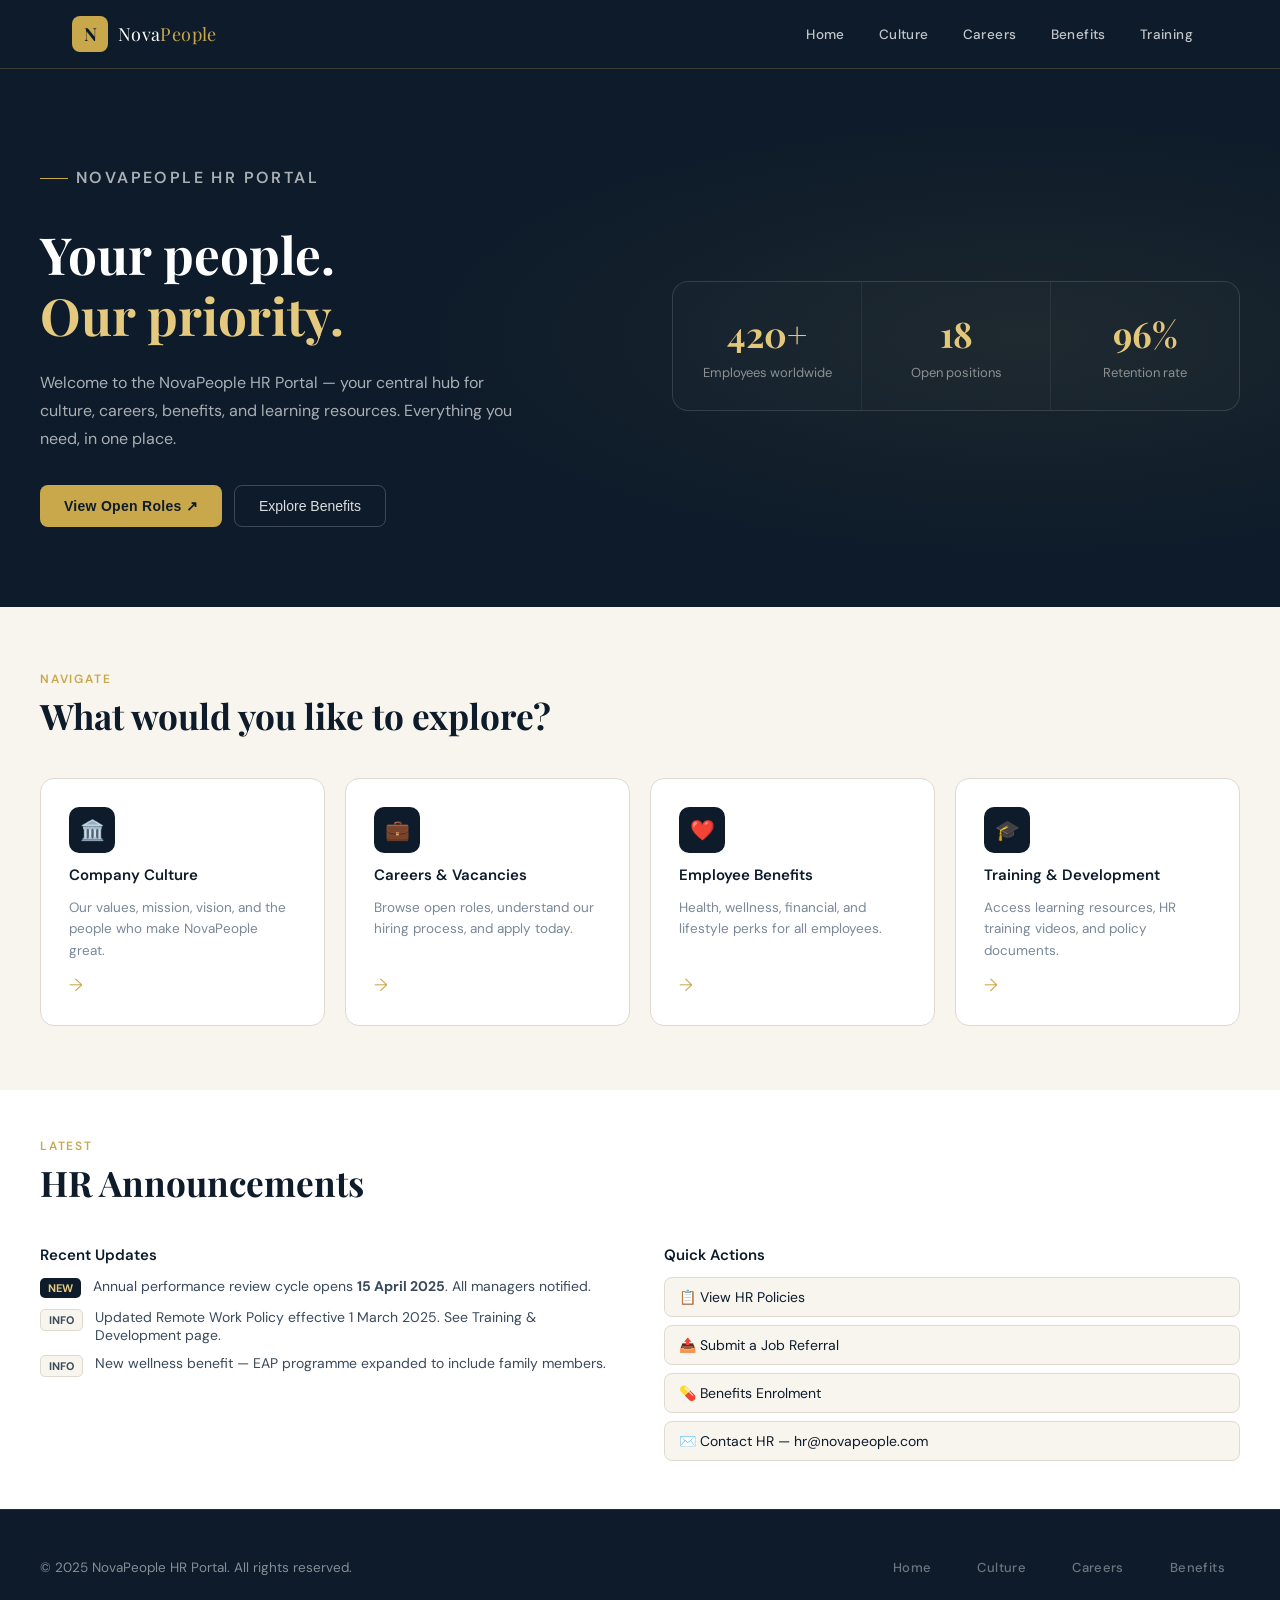
<file: index.html>
<!DOCTYPE html>
<html lang="en">
<head>
  <meta charset="UTF-8" />
  <meta name="viewport" content="width=device-width, initial-scale=1.0" />
  <title>NovaPeople HR Portal</title>
  <link rel="preconnect" href="https://fonts.googleapis.com" />
  <link href="https://fonts.googleapis.com/css2?family=Playfair+Display:wght@400;600;700&family=DM+Sans:wght@300;400;500;600&display=swap" rel="stylesheet" />
  <link rel="stylesheet" href="style.css">
  <style>

  </style>
</head>
<body>

<!-- ═══ HEADER ═══════════════════════════════════════════════════ -->
<header>
  <div class="nav-inner">
    <a class="logo" href="index.html">
      <div class="logo-mark">N</div>
      <span class="logo-text">Nova<span>People</span></span>
    </a>
    <nav id="main-nav">
      <a data-page="home" href="index.html">Home</a>
      <a data-page="culture" href="culture.html">Culture</a>
      <a data-page="careers" href="careers.html">Careers</a>
      <a data-page="benefits" href="Benefits.html">Benefits</a>
      <a data-page="training" href="Training & Development.html">Training</a>
    </nav>
    <button class="hamburger" onclick="toggleMenu()" aria-label="Open menu">
      <span></span><span></span><span></span>
    </button>
  </div>
</header>


<main>

<article id="page-home" class="page active">

  <!-- Hero -->
  <section class="hero">
    <div class="hero-grid">
      <div>
        <p class="hero-eyebrow">NovaPeople HR Portal</p>
        <h1>Your people.<br/><em>Our priority.</em></h1>
        <p>Welcome to the NovaPeople HR Portal — your central hub for culture, careers, benefits, and learning resources. Everything you need, in one place.</p>
        <div class="hero-actions">
          <button class="btn-primary" onclick="showPage('careers')">View Open Roles ↗</button>
          <button class="btn-outline" onclick="showPage('benefits')">Explore Benefits</button>
        </div>
      </div>
      <div>
        <div class="hero-stats">
          <div class="stat-item"><strong>420+</strong><span>Employees worldwide</span></div>
          <div class="stat-item"><strong>18</strong><span>Open positions</span></div>
          <div class="stat-item"><strong>96%</strong><span>Retention rate</span></div>
        </div>
      </div>
    </div>
  </section>

  <!-- Quick Links -->
  <section class="quick-links">
    <div class="quick-links-inner">
      <div class="section-header">
        <p class="section-label">Navigate</p>
        <h2>What would you like to explore?</h2>
      </div>
      <div class="cards-grid">
        <a class="card" onclick="showPage('culture')">
          <div class="card-icon">🏛️</div>
          <h3>Company Culture</h3>
          <p>Our values, mission, vision, and the people who make NovaPeople great.</p>
          <span class="card-arrow">→</span>
        </a>
        <a class="card" onclick="showPage('careers')">
          <div class="card-icon">💼</div>
          <h3>Careers & Vacancies</h3>
          <p>Browse open roles, understand our hiring process, and apply today.</p>
          <span class="card-arrow">→</span>
        </a>
        <a class="card" onclick="showPage('benefits')">
          <div class="card-icon">❤️</div>
          <h3>Employee Benefits</h3>
          <p>Health, wellness, financial, and lifestyle perks for all employees.</p>
          <span class="card-arrow">→</span>
        </a>
        <a class="card" onclick="showPage('training')">
          <div class="card-icon">🎓</div>
          <h3>Training & Development</h3>
          <p>Access learning resources, HR training videos, and policy documents.</p>
          <span class="card-arrow">→</span>
        </a>
      </div>
    </div>
  </section>

  <!-- Announcements -->
  <section class="content-section" style="background:#fff; padding:3rem 2rem;">
    <div class="content-inner">
      <div class="section-header">
        <p class="section-label">Latest</p>
        <h2>HR Announcements</h2>
      </div>
      <div class="two-col">
        <div>
          <h3 style="font-size:15px;font-weight:600;color:var(--navy);margin-bottom:0.75rem;">Recent Updates</h3>
          <ol style="list-style:none;display:flex;flex-direction:column;gap:10px;">
            <li style="display:flex;gap:12px;align-items:flex-start;font-size:14px;">
              <span style="background:var(--navy);color:var(--gold-light);font-size:11px;font-weight:700;padding:3px 8px;border-radius:5px;flex-shrink:0;margin-top:1px;">NEW</span>
              <span style="color:var(--text-mid);">Annual performance review cycle opens <strong>15 April 2025</strong>. All managers notified.</span>
            </li>
            <li style="display:flex;gap:12px;align-items:flex-start;font-size:14px;">
              <span style="background:var(--cream);color:var(--text-mid);font-size:11px;font-weight:700;padding:3px 8px;border-radius:5px;flex-shrink:0;margin-top:1px;border:1px solid var(--border);">INFO</span>
              <span style="color:var(--text-mid);">Updated Remote Work Policy effective 1 March 2025. See Training &amp; Development page.</span>
            </li>
            <li style="display:flex;gap:12px;align-items:flex-start;font-size:14px;">
              <span style="background:var(--cream);color:var(--text-mid);font-size:11px;font-weight:700;padding:3px 8px;border-radius:5px;flex-shrink:0;margin-top:1px;border:1px solid var(--border);">INFO</span>
              <span style="color:var(--text-mid);">New wellness benefit — EAP programme expanded to include family members.</span>
            </li>
          </ol>
        </div>
        <div>
          <h3 style="font-size:15px;font-weight:600;color:var(--navy);margin-bottom:0.75rem;">Quick Actions</h3>
          <ul style="list-style:none;display:flex;flex-direction:column;gap:8px;">
            <li><a onclick="showPage('training')" style="font-size:14px;color:var(--navy);display:flex;align-items:center;gap:8px;cursor:pointer;text-decoration:none;padding:10px 14px;border-radius:8px;background:var(--cream);border:1px solid var(--border);">📋 View HR Policies</a></li>
            <li><a onclick="showPage('careers')" style="font-size:14px;color:var(--navy);display:flex;align-items:center;gap:8px;cursor:pointer;text-decoration:none;padding:10px 14px;border-radius:8px;background:var(--cream);border:1px solid var(--border);">📤 Submit a Job Referral</a></li>
            <li><a onclick="showPage('benefits')" style="font-size:14px;color:var(--navy);display:flex;align-items:center;gap:8px;cursor:pointer;text-decoration:none;padding:10px 14px;border-radius:8px;background:var(--cream);border:1px solid var(--border);">💊 Benefits Enrolment</a></li>
            <li><a href="mailto:hr@novapeople.com" style="font-size:14px;color:var(--navy);display:flex;align-items:center;gap:8px;text-decoration:none;padding:10px 14px;border-radius:8px;background:var(--cream);border:1px solid var(--border);">✉️ Contact HR — hr@novapeople.com</a></li>
          </ul>
        </div>
      </div>
    </div>
  </section>

  <footer>
    <div class="footer-inner">
      <p>© 2025 NovaPeople HR Portal. All rights reserved.</p>
      <nav>
        <a href="index.html">Home</a>
        <a href="culture.html">Culture</a>
        <a href="careers.html">Careers</a>
        <a href="Benefits.html">Benefits</a>
      </nav>
    </div>
  </footer>
</article>

</body>
</html>
</file>
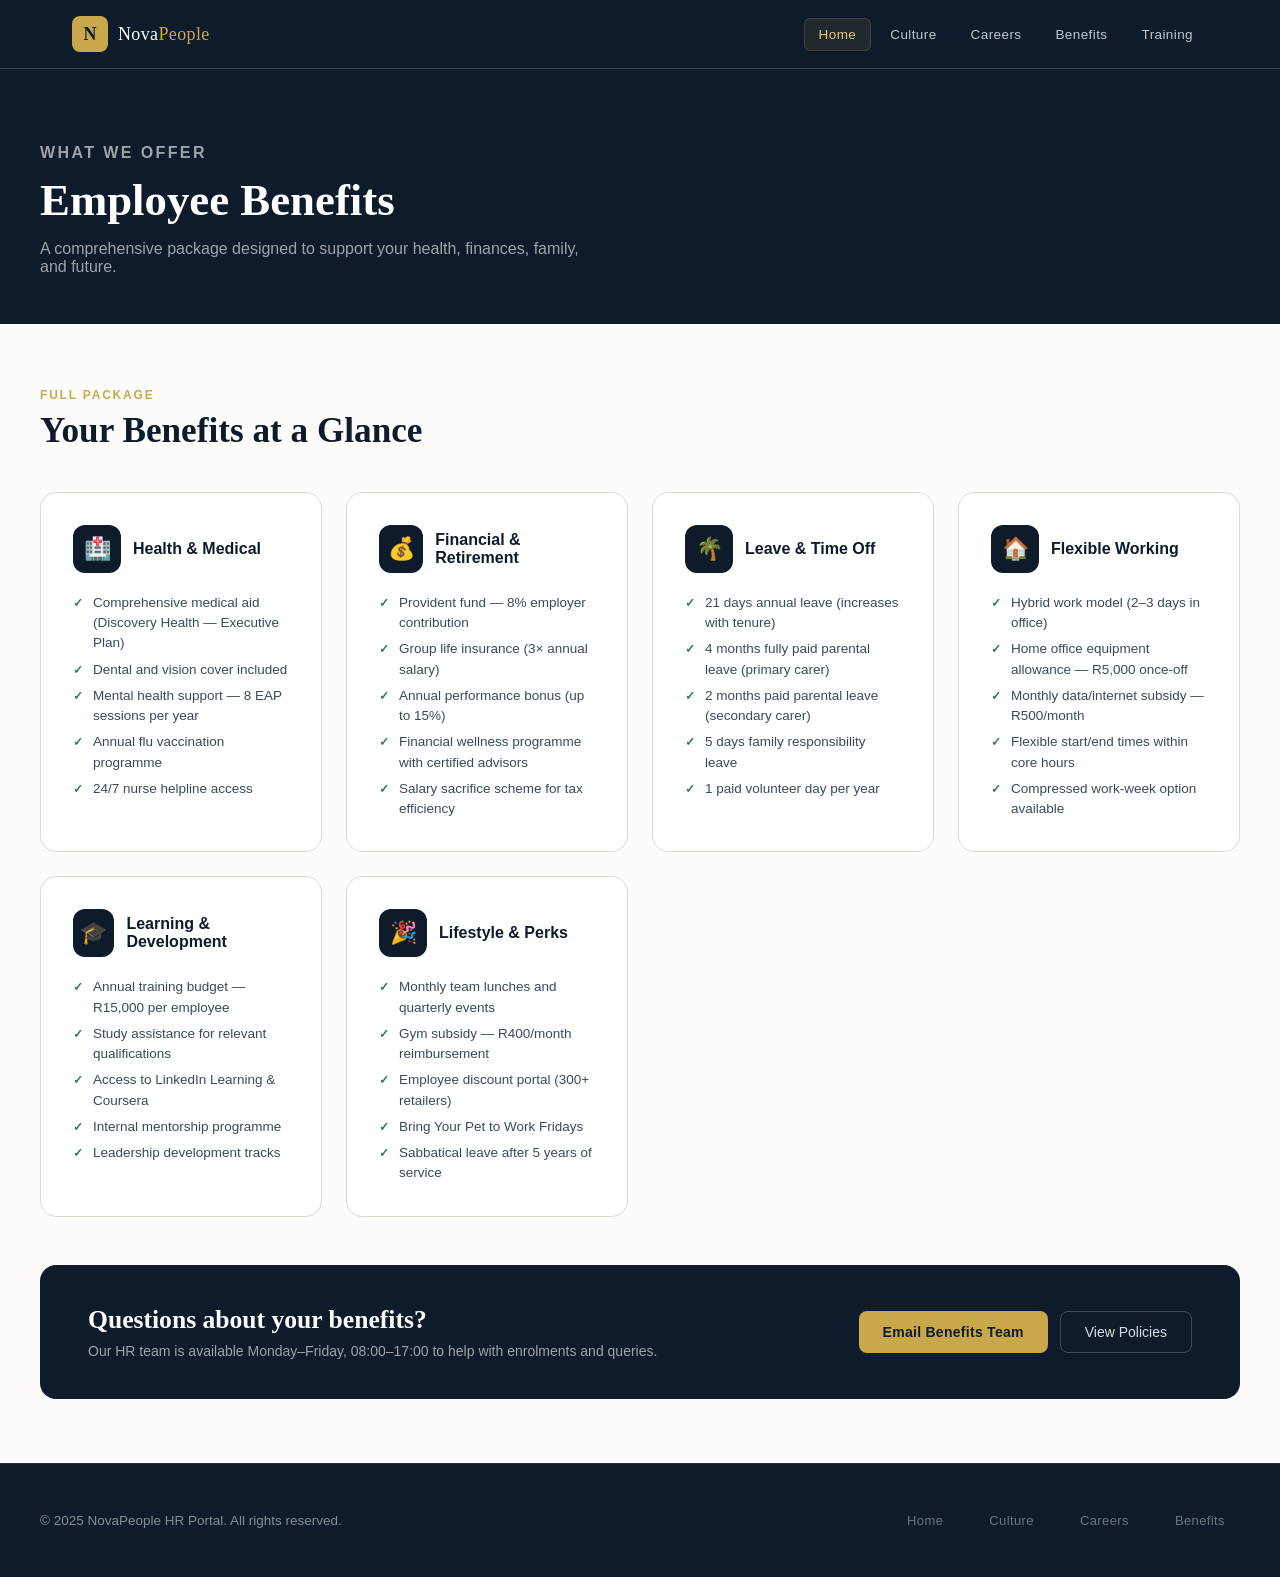
<file: Benefits.html>
<!DOCTYPE html>
<html lang="en">
<head>
    <meta charset="UTF-8">
    <meta name="viewport" content="width=device-width, initial-scale=1.0">
    <link rel="stylesheet" href="style.css">
    <title>Benefits</title>
</head>
<body>
    
    <header>
  <div class="nav-inner">
    <a class="logo" href="#" onclick="showPage('home')">
      <div class="logo-mark">N</div>
      <span class="logo-text">Nova<span>People</span></span>
    </a>
    <nav id="main-nav">
      <a class="active" data-page="home" href="index.html">Home</a>
      <a data-page="culture" href="culture.html">Culture</a>
      <a data-page="careers" href="careers.html">Careers</a>
      <a data-page="benefits" href="Benefits.html">Benefits</a>
      <a data-page="training" href="Training & Development.html">Training</a>
    </nav>
    <button class="hamburger" onclick="toggleMenu()" aria-label="Open menu">
      <span></span><span></span><span></span>
    </button>
  </div>
</header>

<article id="page-benefits" class="page">

  <section class="page-hero">
    <div class="page-hero-inner">
      <p class="page-hero-label">What We Offer</p>
      <h1>Employee Benefits</h1>
      <p>A comprehensive package designed to support your health, finances, family, and future.</p>
    </div>
  </section>

  <section class="content-section">
    <div class="content-inner">
      <div class="section-header">
        <p class="section-label">Full Package</p>
        <h2>Your Benefits at a Glance</h2>
      </div>
      <div class="benefits-grid">

        <div class="benefit-card">
          <div class="benefit-icon-row">
            <div class="benefit-icon">🏥</div>
            <h3>Health & Medical</h3>
          </div>
          <ul>
            <li>Comprehensive medical aid (Discovery Health — Executive Plan)</li>
            <li>Dental and vision cover included</li>
            <li>Mental health support — 8 EAP sessions per year</li>
            <li>Annual flu vaccination programme</li>
            <li>24/7 nurse helpline access</li>
          </ul>
        </div>

        <div class="benefit-card">
          <div class="benefit-icon-row">
            <div class="benefit-icon">💰</div>
            <h3>Financial & Retirement</h3>
          </div>
          <ul>
            <li>Provident fund — 8% employer contribution</li>
            <li>Group life insurance (3× annual salary)</li>
            <li>Annual performance bonus (up to 15%)</li>
            <li>Financial wellness programme with certified advisors</li>
            <li>Salary sacrifice scheme for tax efficiency</li>
          </ul>
        </div>

        <div class="benefit-card">
          <div class="benefit-icon-row">
            <div class="benefit-icon">🌴</div>
            <h3>Leave & Time Off</h3>
          </div>
          <ul>
            <li>21 days annual leave (increases with tenure)</li>
            <li>4 months fully paid parental leave (primary carer)</li>
            <li>2 months paid parental leave (secondary carer)</li>
            <li>5 days family responsibility leave</li>
            <li>1 paid volunteer day per year</li>
          </ul>
        </div>

        <div class="benefit-card">
          <div class="benefit-icon-row">
            <div class="benefit-icon">🏠</div>
            <h3>Flexible Working</h3>
          </div>
          <ul>
            <li>Hybrid work model (2–3 days in office)</li>
            <li>Home office equipment allowance — R5,000 once-off</li>
            <li>Monthly data/internet subsidy — R500/month</li>
            <li>Flexible start/end times within core hours</li>
            <li>Compressed work-week option available</li>
          </ul>
        </div>

        <div class="benefit-card">
          <div class="benefit-icon-row">
            <div class="benefit-icon">🎓</div>
            <h3>Learning & Development</h3>
          </div>
          <ul>
            <li>Annual training budget — R15,000 per employee</li>
            <li>Study assistance for relevant qualifications</li>
            <li>Access to LinkedIn Learning & Coursera</li>
            <li>Internal mentorship programme</li>
            <li>Leadership development tracks</li>
          </ul>
        </div>

        <div class="benefit-card">
          <div class="benefit-icon-row">
            <div class="benefit-icon">🎉</div>
            <h3>Lifestyle & Perks</h3>
          </div>
          <ul>
            <li>Monthly team lunches and quarterly events</li>
            <li>Gym subsidy — R400/month reimbursement</li>
            <li>Employee discount portal (300+ retailers)</li>
            <li>Bring Your Pet to Work Fridays</li>
            <li>Sabbatical leave after 5 years of service</li>
          </ul>
        </div>

      </div>

      <!-- CTA strip -->
      <div class="highlight-strip">
        <div>
          <h2>Questions about your benefits?</h2>
          <p>Our HR team is available Monday–Friday, 08:00–17:00 to help with enrolments and queries.</p>
        </div>
        <div style="display:flex;gap:12px;flex-wrap:wrap;">
          <a href="constarelebohile2@gmail.com" class="btn-primary">Email Benefits Team</a>
          <a onclick="showPage('training')" class="btn-outline">View Policies</a>
        </div>
      </div>

    </div>
  </section>

  <footer>
    <div class="footer-inner">
      <p>© 2025 NovaPeople HR Portal. All rights reserved.</p>
      <nav>
        <a href="index.html">Home</a>
        <a href="culture.html">Culture</a>
        <a href="careers.html">Careers</a>
        <a href="Benefits.html">Benefits</a>
      </nav>
    </div>
  </footer>
</article>

</body>
</html>
</file>
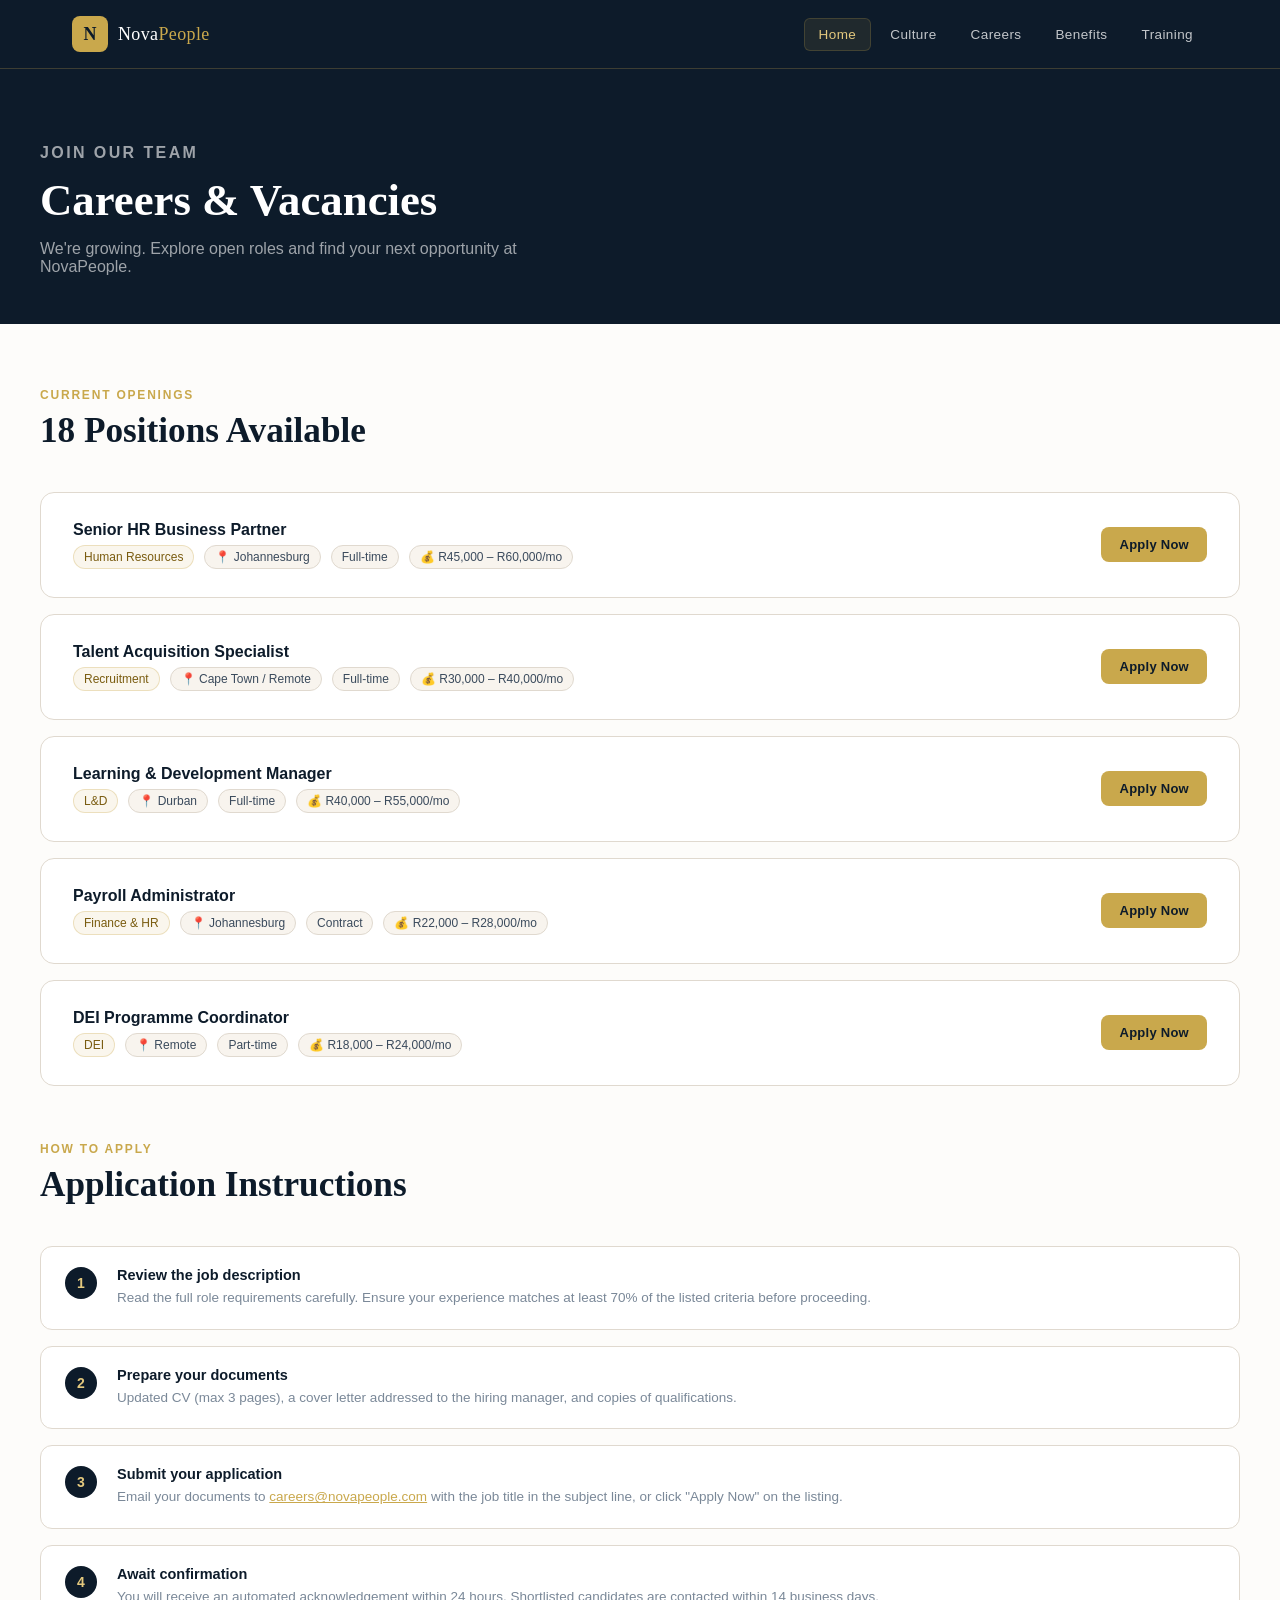
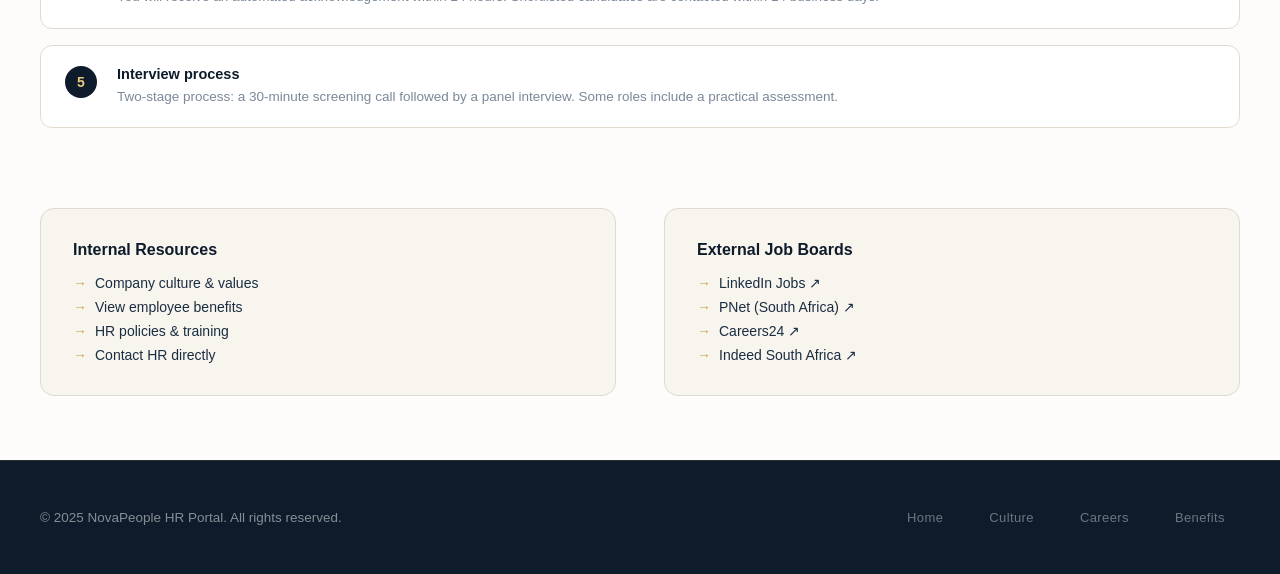
<file: careers.html>
<!DOCTYPE html>
<html lang="en">
<head>
    <meta charset="UTF-8">
    <meta name="viewport" content="width=device-width, initial-scale=1.0">
    <link rel="stylesheet" href="style.css">
    <title>Careers</title>
</head>
<body>

    <header>
  <div class="nav-inner">
    <a class="logo" href="#" onclick="showPage('home')">
      <div class="logo-mark">N</div>
      <span class="logo-text">Nova<span>People</span></span>
    </a>
    <nav id="main-nav">
      <a class="active" data-page="home" href="index.html">Home</a>
      <a data-page="culture" href="culture.html">Culture</a>
      <a data-page="careers" href="careers.html">Careers</a>
      <a data-page="benefits" href="Benefits.html">Benefits</a>
      <a data-page="training" href="Training & Development.html">Training</a>
    </nav>
    <button class="hamburger" onclick="toggleMenu()" aria-label="Open menu">
      <span></span><span></span><span></span>
    </button>
  </div>
</header>

<article id="page-careers" class="page">

  <section class="page-hero">
    <div class="page-hero-inner">
      <p class="page-hero-label">Join Our Team</p>
      <h1>Careers & Vacancies</h1>
      <p>We're growing. Explore open roles and find your next opportunity at NovaPeople.</p>
    </div>
  </section>

  <section class="content-section">
    <div class="content-inner">

      <!-- Job Vacancies — ordered list structure -->
      <div class="section-header">
        <p class="section-label">Current Openings</p>
        <h2>18 Positions Available</h2>
      </div>

      <div class="jobs-list" role="list">
        <div class="job-card" role="listitem">
          <div class="job-info">
            <h3>Senior HR Business Partner</h3>
            <div class="job-meta">
              <span class="job-tag dept">Human Resources</span>
              <span class="job-tag">📍 Johannesburg</span>
              <span class="job-tag">Full-time</span>
              <span class="job-tag">💰 R45,000 – R60,000/mo</span>
            </div>
          </div>
          <div class="job-apply">
            <a href="constarelebohile2@gmail.com" class="btn-primary" style="font-size:13px;padding:10px 18px;">Apply Now</a>
          </div>
        </div>
        <div class="job-card" role="listitem">
          <div class="job-info">
            <h3>Talent Acquisition Specialist</h3>
            <div class="job-meta">
              <span class="job-tag dept">Recruitment</span>
              <span class="job-tag">📍 Cape Town / Remote</span>
              <span class="job-tag">Full-time</span>
              <span class="job-tag">💰 R30,000 – R40,000/mo</span>
            </div>
          </div>
          <div class="job-apply">
            <a href="constarelebohile2@gmail.com" class="btn-primary" style="font-size:13px;padding:10px 18px;">Apply Now</a>
          </div>
        </div>
        <div class="job-card" role="listitem">
          <div class="job-info">
            <h3>Learning & Development Manager</h3>
            <div class="job-meta">
              <span class="job-tag dept">L&D</span>
              <span class="job-tag">📍 Durban</span>
              <span class="job-tag">Full-time</span>
              <span class="job-tag">💰 R40,000 – R55,000/mo</span>
            </div>
          </div>
          <div class="job-apply">
            <a href="constarelebohile2@gmail.com" class="btn-primary" style="font-size:13px;padding:10px 18px;">Apply Now</a>
          </div>
        </div>
        <div class="job-card" role="listitem">
          <div class="job-info">
            <h3>Payroll Administrator</h3>
            <div class="job-meta">
              <span class="job-tag dept">Finance & HR</span>
              <span class="job-tag">📍 Johannesburg</span>
              <span class="job-tag">Contract</span>
              <span class="job-tag">💰 R22,000 – R28,000/mo</span>
            </div>
          </div>
          <div class="job-apply">
            <a href="constarelebohile2@gmail.com" class="btn-primary" style="font-size:13px;padding:10px 18px;">Apply Now</a>
          </div>
        </div>
        <div class="job-card" role="listitem">
          <div class="job-info">
            <h3>DEI Programme Coordinator</h3>
            <div class="job-meta">
              <span class="job-tag dept">DEI</span>
              <span class="job-tag">📍 Remote</span>
              <span class="job-tag">Part-time</span>
              <span class="job-tag">💰 R18,000 – R24,000/mo</span>
            </div>
          </div>
          <div class="job-apply">
            <a href="constarelebohile2@gmail.com" class="btn-primary" style="font-size:13px;padding:10px 18px;">Apply Now</a>
          </div>
        </div>
      </div>

      <!-- Application Instructions — ordered list -->
      <div style="margin-top:3.5rem;">
        <div class="section-header">
          <p class="section-label">How to Apply</p>
          <h2>Application Instructions</h2>
        </div>
        <div class="apply-steps">
          <div class="apply-step">
            <div class="step-num"></div>
            <div>
              <h4>Review the job description</h4>
              <p>Read the full role requirements carefully. Ensure your experience matches at least 70% of the listed criteria before proceeding.</p>
            </div>
          </div>
          <div class="apply-step">
            <div class="step-num"></div>
            <div>
              <h4>Prepare your documents</h4>
              <p>Updated CV (max 3 pages), a cover letter addressed to the hiring manager, and copies of qualifications.</p>
            </div>
          </div>
          <div class="apply-step">
            <div class="step-num"></div>
            <div>
              <h4>Submit your application</h4>
              <p>Email your documents to <a href="constarelebohile2@gmail.com" style="color:var(--gold);">careers@novapeople.com</a> with the job title in the subject line, or click "Apply Now" on the listing.</p>
            </div>
          </div>
          <div class="apply-step">
            <div class="step-num"></div>
            <div>
              <h4>Await confirmation</h4>
              <p>You will receive an automated acknowledgement within 24 hours. Shortlisted candidates are contacted within 14 business days.</p>
            </div>
          </div>
          <div class="apply-step">
            <div class="step-num"></div>
            <div>
              <h4>Interview process</h4>
              <p>Two-stage process: a 30-minute screening call followed by a panel interview. Some roles include a practical assessment.</p>
            </div>
          </div>
        </div>
      </div>

      <!-- Internal + external links -->
      <div class="two-col" style="margin-top:3rem;">
        <div class="links-box">
          <h3>Internal Resources</h3>
          <ul>
            <li><a onclick="showPage('culture')">Company culture & values</a></li>
            <li><a onclick="showPage('benefits')">View employee benefits</a></li>
            <li><a onclick="showPage('training')">HR policies & training</a></li>
            <li><a href="constarelebohile2@gmail.com">Contact HR directly</a></li>
          </ul>
        </div>
        <div class="links-box">
          <h3>External Job Boards</h3>
          <ul>
            <li><a href="https://www.linkedin.com/jobs" target="_blank" rel="noopener">LinkedIn Jobs ↗</a></li>
            <li><a href="https://www.pnet.co.za" target="_blank" rel="noopener">PNet (South Africa) ↗</a></li>
            <li><a href="https://www.careers24.com" target="_blank" rel="noopener">Careers24 ↗</a></li>
            <li><a href="https://www.indeed.co.za" target="_blank" rel="noopener">Indeed South Africa ↗</a></li>
          </ul>
        </div>
      </div>

    </div>
  </section>

  <footer>
    <div class="footer-inner">
      <p>© 2025 NovaPeople HR Portal. All rights reserved.</p>
      <nav>
        <a href="index.html">Home</a>
        <a href="culture.html">Culture</a>
        <a href="careers.html">Careers</a>
        <a href="Benefits.html">Benefits</a>
      </nav>
    </div>
  </footer>
</article>
</body>
</html>
</file>
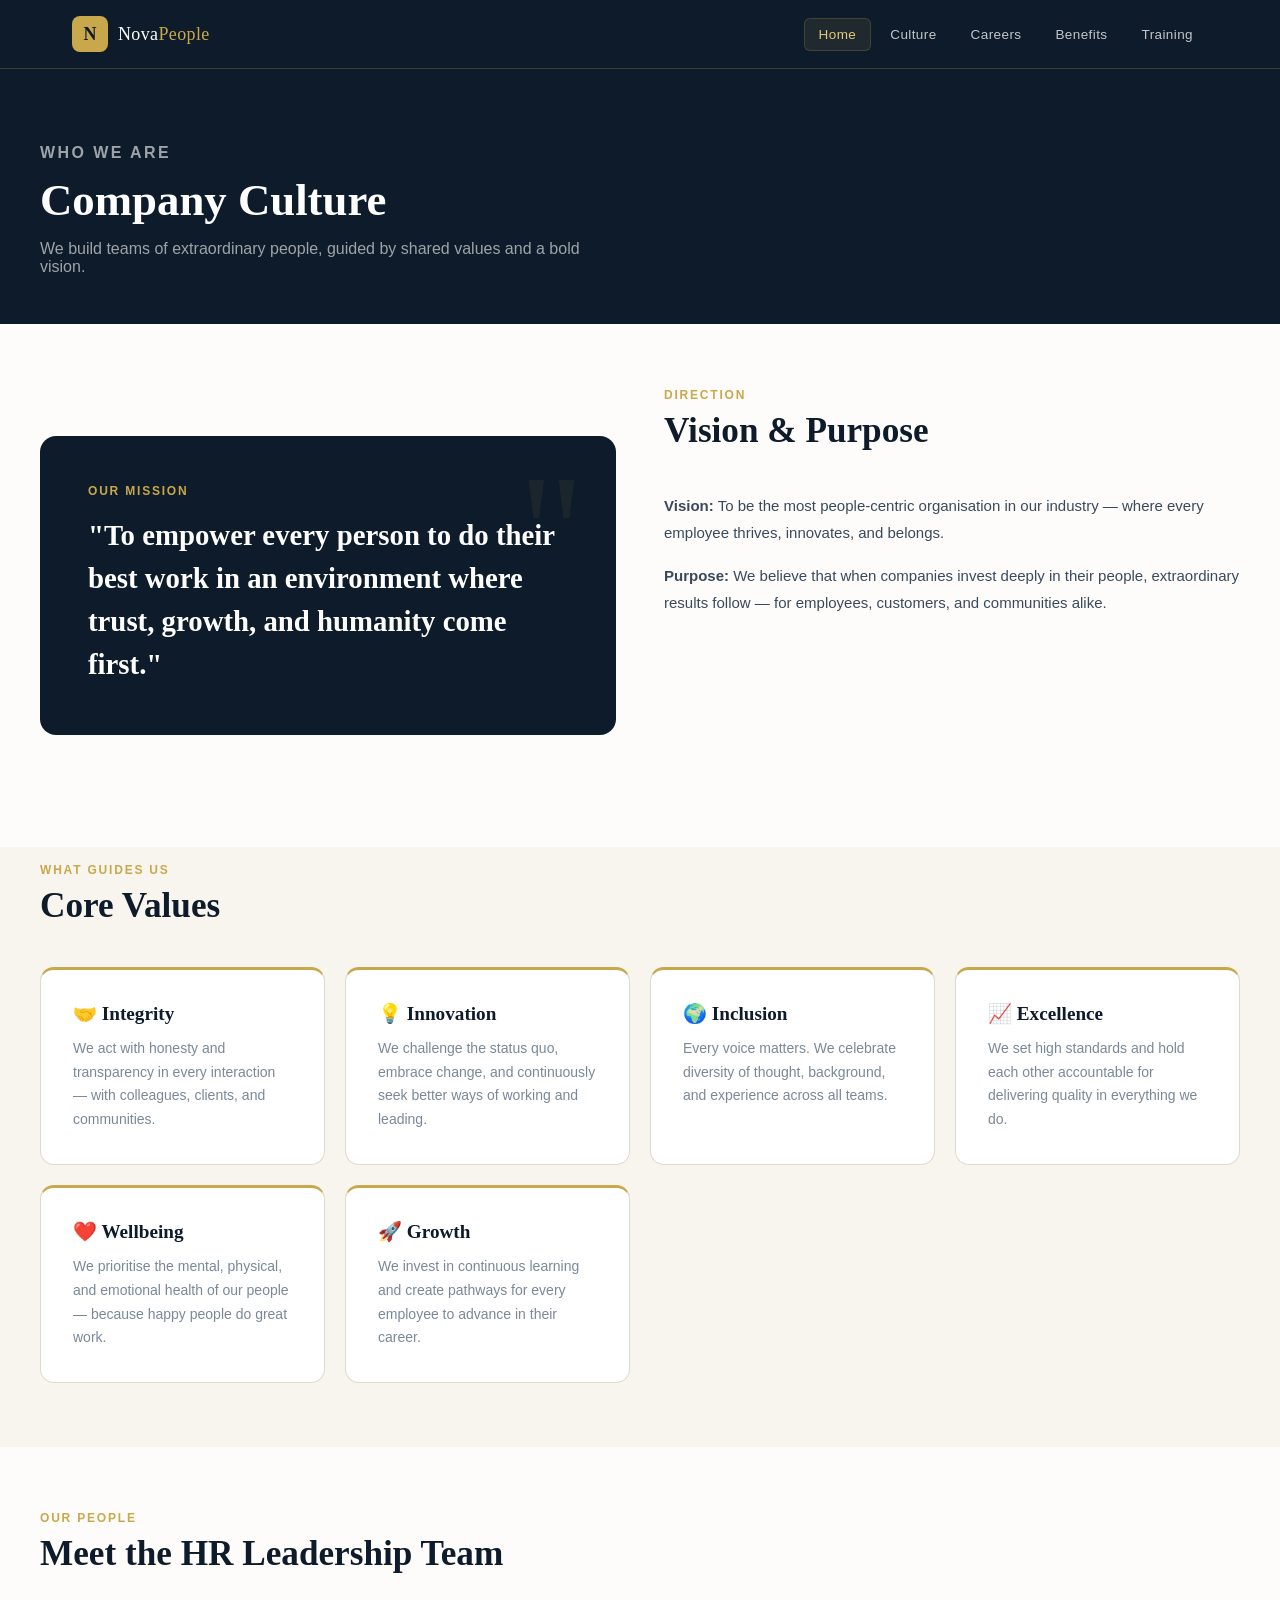
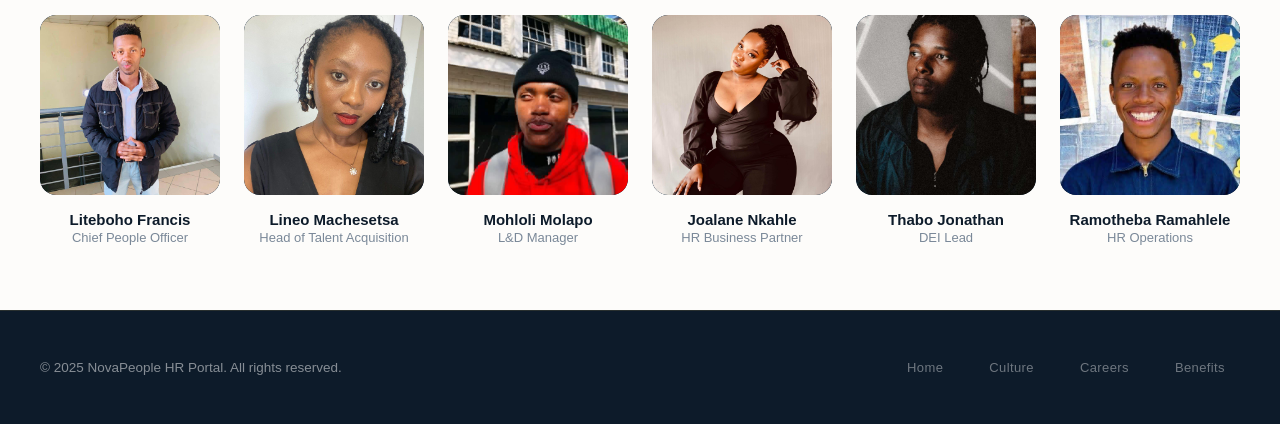
<file: culture.html>
<!DOCTYPE html>
<html lang="en">
<head>
    <meta charset="UTF-8">
    <meta name="viewport" content="width=device-width, initial-scale=1.0">
    <link rel="stylesheet" href="style.css">
    <title>Culture</title>
</head>
<body>

    <header>
  <div class="nav-inner">
    <a class="logo" href="#" onclick="showPage('home')">
      <div class="logo-mark">N</div>
      <span class="logo-text">Nova<span>People</span></span>
    </a>
    <nav id="main-nav">
      <a class="active" data-page="home" href="index.html">Home</a>
      <a data-page="culture" href="culture.html">Culture</a>
      <a data-page="careers" href="careers.html">Careers</a>
      <a data-page="benefits" href="Benefits.html">Benefits</a>
      <a data-page="training" href="Training & Development.html">Training</a>
    </nav>
    <button class="hamburger" onclick="toggleMenu()" aria-label="Open menu">
      <span></span><span></span><span></span>
    </button>
  </div>
</header>

<article id="page-culture" class="page">

  <section class="page-hero">
    <div class="page-hero-inner">
      <p class="page-hero-label">Who We Are</p>
      <h1>Company Culture</h1>
      <p>We build teams of extraordinary people, guided by shared values and a bold vision.</p>
    </div>
  </section>

  <!-- Mission -->
  <section class="content-section">
    <div class="content-inner">
      <div class="two-col">
        <div>
          <div class="mission-banner">
            <p class="label">Our Mission</p>
            <h2>"To empower every person to do their best work in an environment where trust, growth, and humanity come first."</h2>
          </div>
        </div>
        <div>
          <div class="section-header">
            <p class="section-label">Direction</p>
            <h2>Vision & Purpose</h2>
          </div>
          <p style="font-size:15px;color:var(--text-mid);line-height:1.8;margin-bottom:1rem;"><strong>Vision:</strong> To be the most people-centric organisation in our industry — where every employee thrives, innovates, and belongs.</p>
          <p style="font-size:15px;color:var(--text-mid);line-height:1.8;"><strong>Purpose:</strong> We believe that when companies invest deeply in their people, extraordinary results follow — for employees, customers, and communities alike.</p>
        </div>
      </div>
    </div>
  </section>

  <!-- Values -->
  <section class="content-section" style="background:var(--cream);padding-top:1rem;">
    <div class="content-inner">
      <div class="section-header">
        <p class="section-label">What Guides Us</p>
        <h2>Core Values</h2>
      </div>
      <div class="values-grid">
        <div class="value-card">
          <h3>🤝 Integrity</h3>
          <p>We act with honesty and transparency in every interaction — with colleagues, clients, and communities.</p>
        </div>
        <div class="value-card">
          <h3>💡 Innovation</h3>
          <p>We challenge the status quo, embrace change, and continuously seek better ways of working and leading.</p>
        </div>
        <div class="value-card">
          <h3>🌍 Inclusion</h3>
          <p>Every voice matters. We celebrate diversity of thought, background, and experience across all teams.</p>
        </div>
        <div class="value-card">
          <h3>📈 Excellence</h3>
          <p>We set high standards and hold each other accountable for delivering quality in everything we do.</p>
        </div>
        <div class="value-card">
          <h3>❤️ Wellbeing</h3>
          <p>We prioritise the mental, physical, and emotional health of our people — because happy people do great work.</p>
        </div>
        <div class="value-card">
          <h3>🚀 Growth</h3>
          <p>We invest in continuous learning and create pathways for every employee to advance in their career.</p>
        </div>
      </div>
    </div>
  </section>

  <!-- Team -->
<section class="content-section">
  <div class="content-inner">
    <div class="section-header">
      <p class="section-label">Our People</p>
      <h2>Meet the HR Leadership Team</h2>
    </div>
    <div class="team-grid">
      
      <div class="team-card">
        <div class="team-avatar">
          <img src="pictures/Liteboho Fransis.jpeg" alt="Photo of Liteboho Francis, Chief People Officer">
        </div>
        <h4>Liteboho Francis</h4>
        <span>Chief People Officer</span>
      </div>

      <div class="team-card">
        <div class="team-avatar">
          <img src="pictures/Lineo Machesetsa.jpg" alt="Photo of Lineo Machesetsa, Head of Talent Acquisition">
        </div>
        <h4>Lineo Machesetsa</h4>
        <span>Head of Talent Acquisition</span>
      </div>

      <div class="team-card">
        <div class="team-avatar">
          <img src="pictures/Mohloli Molapo.jpeg" alt="Photo of Mohloli Molapo, L&D Manager">
        </div>
        <h4>Mohloli Molapo</h4>
        <span>L&D Manager</span>
      </div>

      <div class="team-card">
        <div class="team-avatar">
          <img src="pictures/Joalane Nkahle.jpeg" alt="Photo of Joalane Nkahle, HR Business Partner">
        </div>
        <h4>Joalane Nkahle</h4>
        <span>HR Business Partner</span>
      </div>

      <div class="team-card">
        <div class="team-avatar">
          <img src="pictures/Thabo Jonathan.jpg" alt="Photo of Thabo Jonathan, DEI Lead">
        </div>
        <h4>Thabo Jonathan</h4>
        <span>DEI Lead</span>
      </div>

      <div class="team-card">
        <div class="team-avatar">
          <img src="pictures/Ramotheba Ramahlele.jpeg" alt="Photo of Ramotheba Ramahlele, HR Operations">
        </div>
        <h4>Ramotheba Ramahlele</h4>
        <span>HR Operations</span>
      </div>

    </div>
  </div>
</section>

  <footer>
    <div class="footer-inner">
      <p>© 2025 NovaPeople HR Portal. All rights reserved.</p>
      <nav>
        <a href="index.html">Home</a>
        <a href="culture.html">Culture</a>
        <a href="careers.html">Careers</a>
        <a href="Benefits.html">Benefits</a>
      </nav>
    </div>
  </footer>
</article>
</body>
</html>
</file>
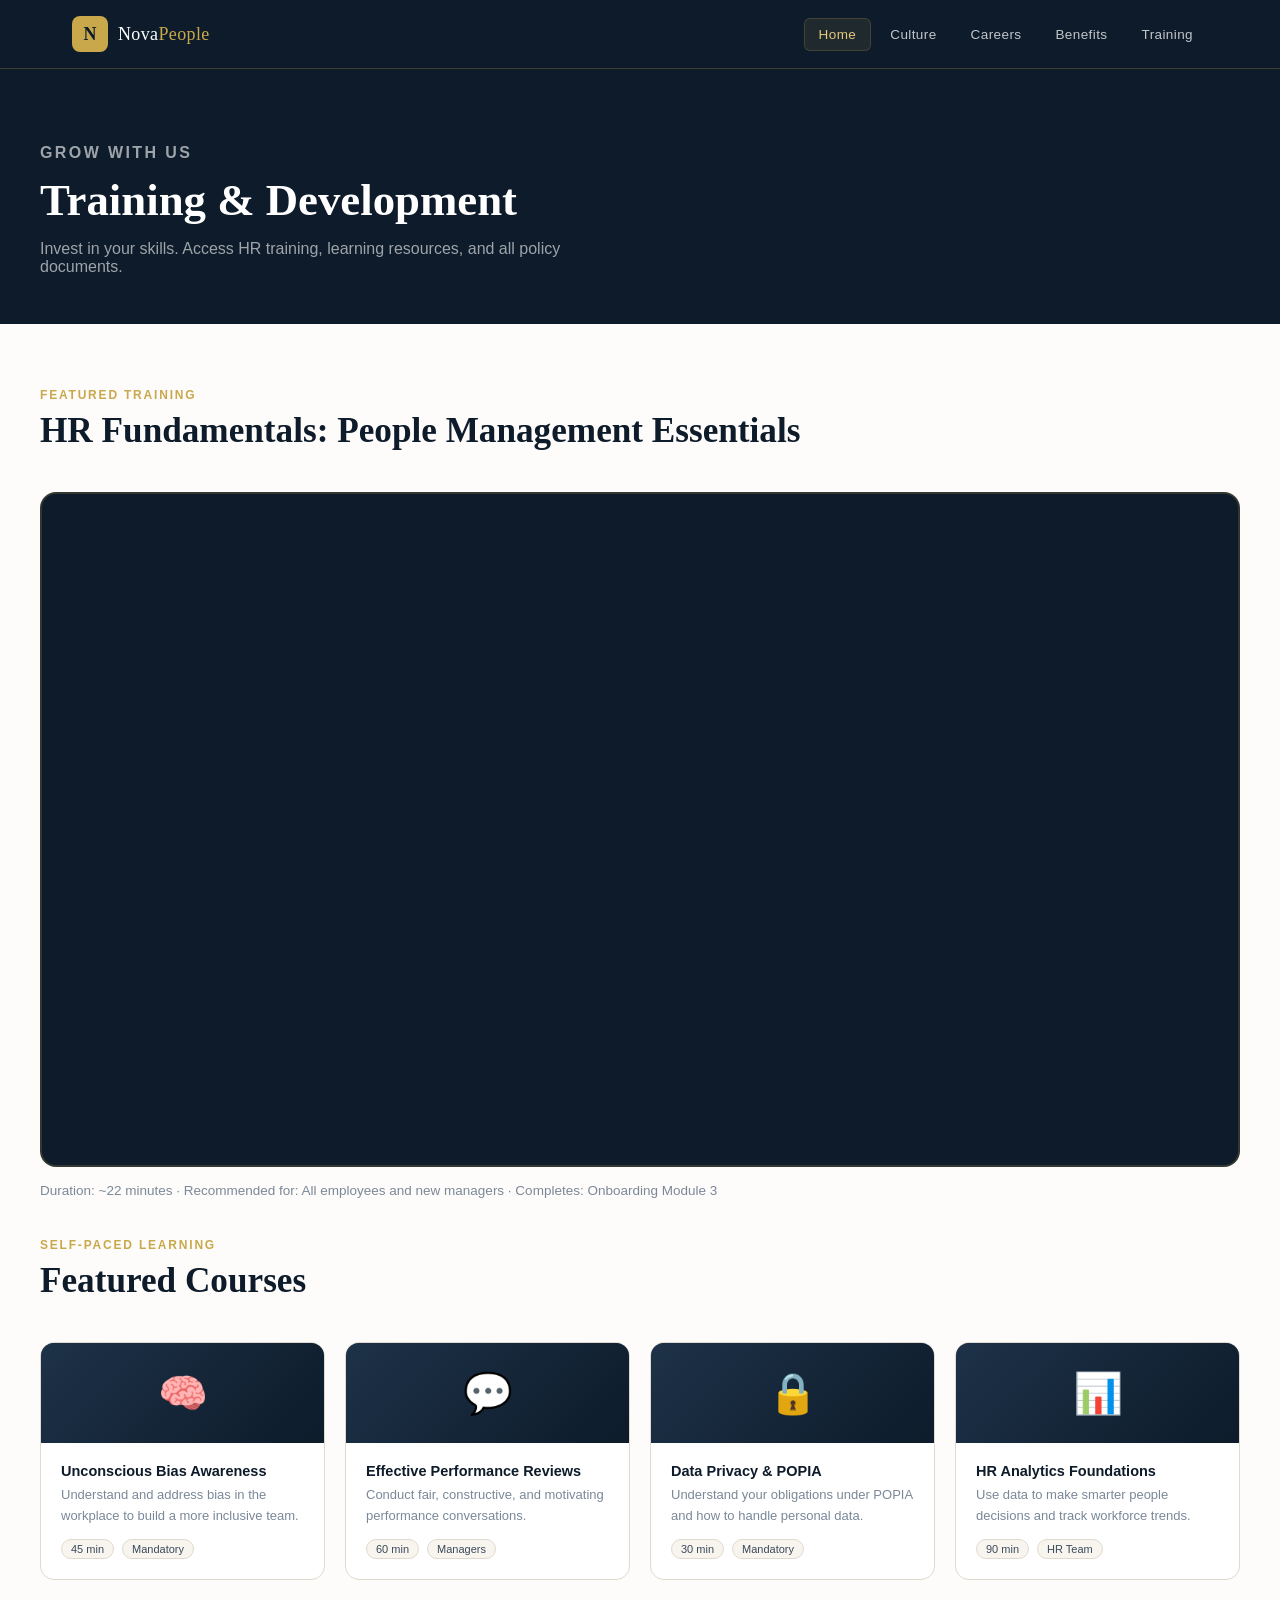
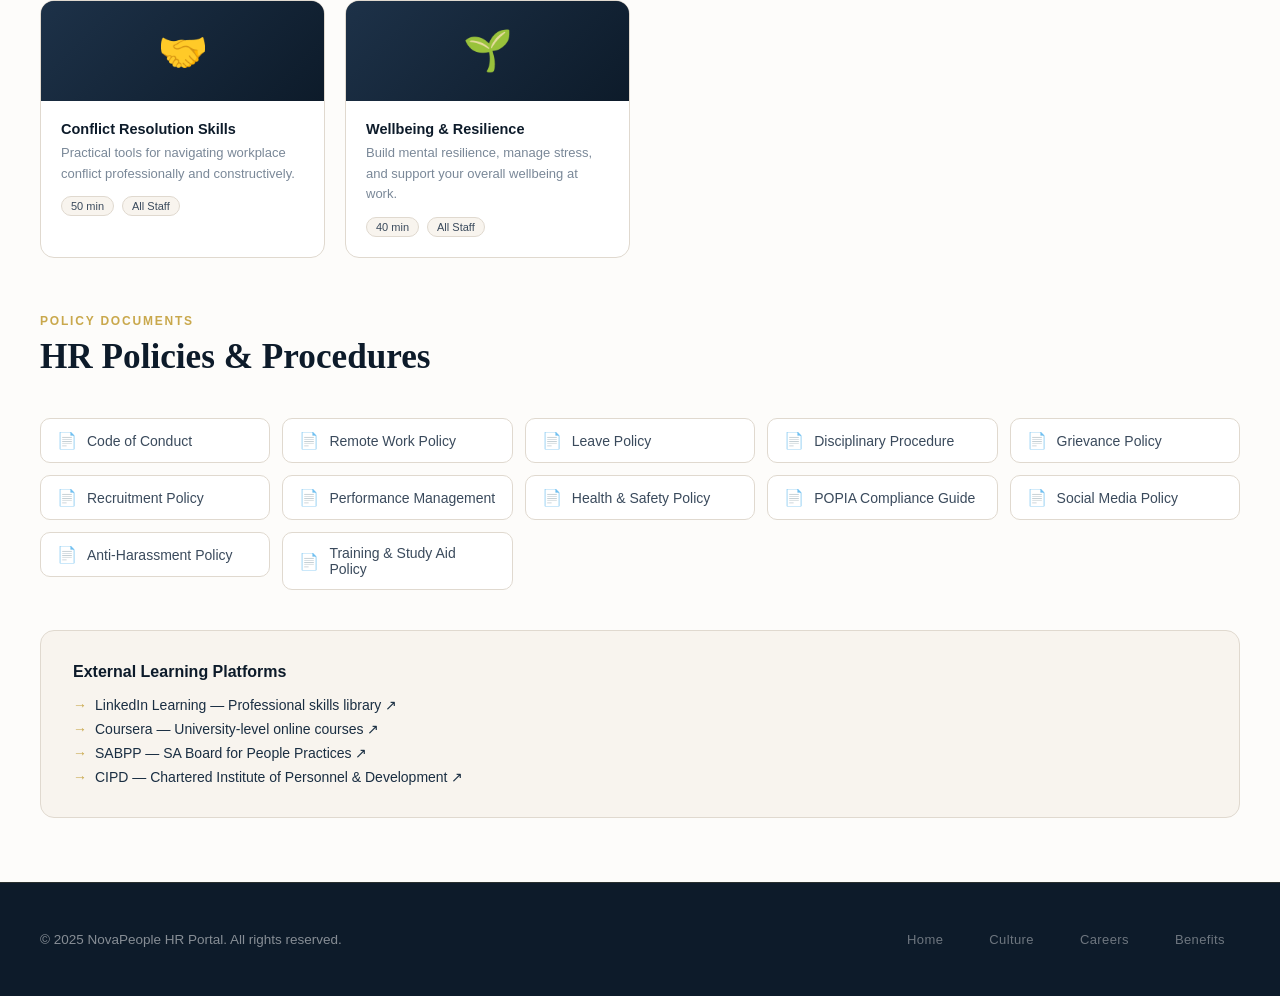
<file: Training & Development.html>
<!DOCTYPE html>
<html lang="en">
<head>
    <meta charset="UTF-8">
    <meta name="viewport" content="width=device-width, initial-scale=1.0">
    <link rel="stylesheet" href="style.css">
    <title>Training</title>
</head>
<body>

<header>
  <div class="nav-inner">
    <a class="logo" href="#" onclick="showPage('home')">
      <div class="logo-mark">N</div>
      <span class="logo-text">Nova<span>People</span></span>
    </a>
    <nav id="main-nav">
      <a class="active" data-page="home" href="index.html">Home</a>
      <a data-page="culture" href="culture.html">Culture</a>
      <a data-page="careers" href="careers.html">Careers</a>
      <a data-page="benefits" href="Benefits.html">Benefits</a>
      <a data-page="training" href="Training & Development.html">Training</a>
    </nav>
    <button class="hamburger" onclick="toggleMenu()" aria-label="Open menu">
      <span></span><span></span><span></span>
    </button>
  </div>
</header>
    
<article id="page-training" class="page">

  <section class="page-hero">
    <div class="page-hero-inner">
      <p class="page-hero-label">Grow With Us</p>
      <h1>Training & Development</h1>
      <p>Invest in your skills. Access HR training, learning resources, and all policy documents.</p>
    </div>
  </section>

  <section class="content-section">
    <div class="content-inner">

      <!-- Embedded Training Video -->
      <div class="section-header">
        <p class="section-label">Featured Training</p>
        <h2>HR Fundamentals: People Management Essentials</h2>
      </div>
<div class="video-wrapper">
  <iframe
    src="https://www.youtube.com/embed/kQ2ox4ZOHnI"
    title="HR Training Video — People Management Essentials"
    frameborder="0"
    allow="accelerometer; autoplay; clipboard-write; encrypted-media; gyroscope; picture-in-picture; web-share"
    allowfullscreen>
  </iframe>
</div>


      <p style="font-size:13.5px;color:var(--text-muted);margin-top:-1rem;margin-bottom:2.5rem;">Duration: ~22 minutes · Recommended for: All employees and new managers · Completes: Onboarding Module 3</p>

      <!-- Learning Resources -->
      <div class="section-header">
        <p class="section-label">Self-Paced Learning</p>
        <h2>Featured Courses</h2>
      </div>
      <div class="learning-grid">
        <div class="course-card">
          <div class="course-thumb"><span>🧠</span></div>
          <div class="course-body">
            <h4>Unconscious Bias Awareness</h4>
            <p>Understand and address bias in the workplace to build a more inclusive team.</p>
            <div class="course-meta">
              <span class="course-tag">45 min</span>
              <span class="course-tag">Mandatory</span>
            </div>
          </div>
        </div>
        <div class="course-card">
          <div class="course-thumb"><span>💬</span></div>
          <div class="course-body">
            <h4>Effective Performance Reviews</h4>
            <p>Conduct fair, constructive, and motivating performance conversations.</p>
            <div class="course-meta">
              <span class="course-tag">60 min</span>
              <span class="course-tag">Managers</span>
            </div>
          </div>
        </div>
        <div class="course-card">
          <div class="course-thumb"><span>🔒</span></div>
          <div class="course-body">
            <h4>Data Privacy & POPIA</h4>
            <p>Understand your obligations under POPIA and how to handle personal data.</p>
            <div class="course-meta">
              <span class="course-tag">30 min</span>
              <span class="course-tag">Mandatory</span>
            </div>
          </div>
        </div>
        <div class="course-card">
          <div class="course-thumb"><span>📊</span></div>
          <div class="course-body">
            <h4>HR Analytics Foundations</h4>
            <p>Use data to make smarter people decisions and track workforce trends.</p>
            <div class="course-meta">
              <span class="course-tag">90 min</span>
              <span class="course-tag">HR Team</span>
            </div>
          </div>
        </div>
        <div class="course-card">
          <div class="course-thumb"><span>🤝</span></div>
          <div class="course-body">
            <h4>Conflict Resolution Skills</h4>
            <p>Practical tools for navigating workplace conflict professionally and constructively.</p>
            <div class="course-meta">
              <span class="course-tag">50 min</span>
              <span class="course-tag">All Staff</span>
            </div>
          </div>
        </div>
        <div class="course-card">
          <div class="course-thumb"><span>🌱</span></div>
          <div class="course-body">
            <h4>Wellbeing & Resilience</h4>
            <p>Build mental resilience, manage stress, and support your overall wellbeing at work.</p>
            <div class="course-meta">
              <span class="course-tag">40 min</span>
              <span class="course-tag">All Staff</span>
            </div>
          </div>
        </div>
      </div>

      <!-- Internal Policy Links -->
      <div style="margin-top:3.5rem;">
        <div class="section-header">
          <p class="section-label">Policy Documents</p>
          <h2>HR Policies & Procedures</h2>
        </div>
        <ul class="policy-list">
          <li><a href="#" onclick="return false;">Code of Conduct</a></li>
          <li><a href="#" onclick="return false;">Remote Work Policy</a></li>
          <li><a href="#" onclick="return false;">Leave Policy</a></li>
          <li><a href="#" onclick="return false;">Disciplinary Procedure</a></li>
          <li><a href="#" onclick="return false;">Grievance Policy</a></li>
          <li><a href="#" onclick="return false;">Recruitment Policy</a></li>
          <li><a href="#" onclick="return false;">Performance Management</a></li>
          <li><a href="#" onclick="return false;">Health & Safety Policy</a></li>
          <li><a href="#" onclick="return false;">POPIA Compliance Guide</a></li>
          <li><a href="#" onclick="return false;">Social Media Policy</a></li>
          <li><a href="#" onclick="return false;">Anti-Harassment Policy</a></li>
          <li><a href="#" onclick="return false;">Training & Study Aid Policy</a></li>
        </ul>
      </div>

      <!-- External Learning Links -->
      <div class="links-box" style="margin-top:2.5rem;">
        <h3>External Learning Platforms</h3>
        <ul>
          <li><a href="https://www.linkedin.com/learning" target="_blank" rel="noopener">LinkedIn Learning — Professional skills library ↗</a></li>
          <li><a href="https://www.coursera.org" target="_blank" rel="noopener">Coursera — University-level online courses ↗</a></li>
          <li><a href="https://www.sabpp.co.za" target="_blank" rel="noopener">SABPP — SA Board for People Practices ↗</a></li>
          <li><a href="https://www.cipd.org" target="_blank" rel="noopener">CIPD — Chartered Institute of Personnel & Development ↗</a></li>
        </ul>
      </div>

    </div>
  </section>

  <footer>
    <div class="footer-inner">
      <p>© 2025 NovaPeople HR Portal. All rights reserved.</p>
      <nav>
        <a href="index.html">Home</a>
        <a href="culture.html">Culture</a>
        <a href="careers.html">Careers</a>
        <a href="Benefits.html">Benefits</a>
      </nav>
    </div>
  </footer>
</article>

</main>

</body>
</html>
</file>
<file: style.css>
:root {
      --navy: #0d1b2a;
      --navy-mid: #1a2e42;
      --navy-light: #243b55;
      --gold: #c9a84c;
      --gold-light: #e4c97e;
      --cream: #f8f4ee;
      --off-white: #fdfcfa;
      --text-dark: #0d1b2a;
      --text-mid: #3a4a5c;
      --text-muted: #7a8898;
      --border: #e0d9cf;
      --success: #2a7a5a;
      --font-display: 'Playfair Display', serif;
      --font-body: 'DM Sans', sans-serif;
      --transition: all 0.3s cubic-bezier(0.4, 0, 0.2, 1);
    }

    *, *::before, *::after { box-sizing: border-box; margin: 0; padding: 0; }

    html { scroll-behavior: smooth; }

    body {
      font-family: var(--font-body);
      background: var(--off-white);
      color: var(--text-dark);
      min-height: 100vh;
      overflow-x: hidden;
    }

    /* ─── NAV ─────────────────────────────────── */
    header {
      position: fixed; top: 0; left: 0; right: 0; z-index: 100;
      background: var(--navy);
      border-bottom: 1px solid rgba(201,168,76,0.25);
    }

    .nav-inner {
      max-width: 1200px; margin: 0 auto;
      display: flex; align-items: center; justify-content: space-between;
      padding: 0 2rem; height: 68px;
    }

    .logo {
      display: flex; align-items: center; gap: 10px; text-decoration: none;
    }
    .logo-mark {
      width: 36px; height: 36px; background: var(--gold);
      border-radius: 8px;
      display: flex; align-items: center; justify-content: center;
      font-family: var(--font-display); font-weight: 700; font-size: 18px;
      color: var(--navy);
    }
    .logo-text {
      font-family: var(--font-display); font-size: 18px;
      color: #fff; letter-spacing: 0.02em;
    }
    .logo-text span { color: var(--gold); }

    nav { display: flex; gap: 4px; }

    nav a {
  font-size: 13.5px;
  font-weight: 500;
  letter-spacing: 0.03em;
  color: rgba(255,255,255,0.75);
  text-decoration: none;
  padding: 8px 14px;
  border-radius: 6px;
  transition: var(--transition);
  border: 1px solid transparent;
  cursor: pointer;
}

/* Apply hover styles AND keep them on active links */
nav a:hover,
nav a.active {
  color: var(--gold-light);
  background: rgba(201,168,76,0.1);
  border-color: rgba(201,168,76,0.2);
}

    .hamburger {
      display: none; background: none; border: none; cursor: pointer;
      padding: 8px; color: #fff; flex-direction: column; gap: 5px;
    }
    .hamburger span { display: block; width: 22px; height: 2px; background: currentColor; border-radius: 2px; }

    /* ─── PAGES ───────────────────────────────── */
.page { display: block; min-height: 100vh; padding-top: 68px; animation: fadeIn 0.4s ease; }

    @keyframes fadeIn { from { opacity: 0; transform: translateY(12px); } to { opacity: 1; transform: none; } }

    /* ─── HERO (Home) ──────────────────────────── */
    .hero {
      background: var(--navy);
      padding: 6rem 2rem 5rem;
      position: relative; overflow: hidden;
    }
    .hero::before {
      content: '';
      position: absolute; inset: 0;
      background: radial-gradient(ellipse 70% 60% at 80% 50%, rgba(201,168,76,0.08) 0%, transparent 70%);
      pointer-events: none;
    }
    .hero-grid {
      max-width: 1200px; margin: 0 auto;
      display: grid; grid-template-columns: 1fr 1fr; gap: 4rem; align-items: center;
    }
    .hero-eyebrow {
      font-size: 12px; font-weight: 600; letter-spacing: 0.15em;
      color: var(--gold); text-transform: uppercase; margin-bottom: 1rem;
      display: flex; align-items: center; gap: 8px;
    }
    .hero-eyebrow::before {
      content: ''; display: block; width: 28px; height: 1px; background: var(--gold);
    }
    .hero h1 {
      font-family: var(--font-display); font-size: clamp(2.2rem, 4vw, 3.2rem);
      font-weight: 700; color: #fff; line-height: 1.2; margin-bottom: 1.4rem;
    }
    .hero h1 em { font-style: normal; color: var(--gold-light); }
    .hero p {
      font-size: 16px; color: rgba(255,255,255,0.65); line-height: 1.75;
      margin-bottom: 2rem; max-width: 480px;
    }
    .hero-actions { display: flex; gap: 12px; flex-wrap: wrap; }

    .btn-primary {
      display: inline-flex; align-items: center; gap: 8px;
      background: var(--gold); color: var(--navy);
      font-size: 14px; font-weight: 600; letter-spacing: 0.02em;
      padding: 12px 24px; border-radius: 8px; border: none; cursor: pointer;
      text-decoration: none; transition: var(--transition);
    }
    .btn-primary:hover { background: var(--gold-light); transform: translateY(-1px); }

    .btn-outline {
      display: inline-flex; align-items: center; gap: 8px;
      background: transparent; color: rgba(255,255,255,0.85);
      font-size: 14px; font-weight: 500;
      padding: 12px 24px; border-radius: 8px;
      border: 1px solid rgba(255,255,255,0.2); cursor: pointer;
      text-decoration: none; transition: var(--transition);
    }
    .btn-outline:hover { border-color: var(--gold); color: var(--gold-light); }

    .hero-stats {
      display: grid; grid-template-columns: repeat(3, 1fr); gap: 1px;
      background: rgba(255,255,255,0.08); border-radius: 16px; overflow: hidden;
      border: 1px solid rgba(255,255,255,0.08);
    }
    .stat-item {
      background: rgba(13,27,42,0.8); padding: 1.75rem 1.5rem;
      text-align: center;
    }
    .stat-item strong {
      display: block; font-family: var(--font-display); font-size: 2.2rem;
      color: var(--gold-light); margin-bottom: 4px;
    }
    .stat-item span { font-size: 13px; color: rgba(255,255,255,0.5); }

    /* ─── QUICK LINKS ──────────────────────────── */
    .quick-links { padding: 4rem 2rem; background: var(--cream); }
    .quick-links-inner { max-width: 1200px; margin: 0 auto; }

    .section-header { margin-bottom: 2.5rem; }
    .section-label {
      font-size: 12px; font-weight: 600; letter-spacing: 0.15em;
      color: var(--gold); text-transform: uppercase; margin-bottom: 0.5rem;
    }
    .section-header h2 {
      font-family: var(--font-display); font-size: clamp(1.6rem, 3vw, 2.2rem);
      font-weight: 700; color: var(--navy); line-height: 1.2;
    }

    .cards-grid { display: grid; grid-template-columns: repeat(auto-fit, minmax(220px, 1fr)); gap: 1.25rem; }

    .card {
      background: #fff; border-radius: 14px; padding: 1.75rem;
      border: 1px solid var(--border);
      transition: var(--transition); cursor: pointer;
      text-decoration: none; color: inherit;
      display: flex; flex-direction: column; gap: 12px;
    }
    .card:hover { transform: translateY(-4px); box-shadow: 0 12px 40px rgba(13,27,42,0.1); border-color: var(--gold); }

    .card-icon {
      width: 46px; height: 46px; border-radius: 10px;
      background: var(--navy); display: flex; align-items: center; justify-content: center;
      font-size: 20px;
    }
    .card h3 { font-size: 15px; font-weight: 600; color: var(--navy); }
    .card p { font-size: 13.5px; color: var(--text-muted); line-height: 1.6; }
    .card-arrow { margin-top: auto; color: var(--gold); font-size: 18px; font-weight: 300; }

    /* ─── GENERIC SECTIONS ─────────────────────── */
    .page-hero {
      background: var(--navy); padding: 4rem 2rem 3rem;
    }
    .page-hero-inner { max-width: 1200px; margin: 0 auto; }
    .page-hero-label {
      font-size: 12px; font-weight: 600; letter-spacing: 0.15em;
      color: var(--gold); text-transform: uppercase; margin-bottom: 0.75rem;
    }
    .page-hero h1 {
      font-family: var(--font-display); font-size: clamp(2rem, 4vw, 2.8rem);
      font-weight: 700; color: #fff; line-height: 1.2;
    }
    .page-hero p { font-size: 16px; color: rgba(255,255,255,0.6); margin-top: 0.75rem; max-width: 560px; }

    .content-section { padding: 4rem 2rem; }
    .content-inner { max-width: 1200px; margin: 0 auto; }

    /* ─── CULTURE PAGE ─────────────────────────── */
    .values-grid { display: grid; grid-template-columns: repeat(auto-fit, minmax(240px, 1fr)); gap: 1.25rem; margin-top: 2rem; }
    .value-card {
      background: #fff; border-radius: 14px; padding: 2rem;
      border: 1px solid var(--border); border-top: 3px solid var(--gold);
    }
    .value-card h3 { font-family: var(--font-display); font-size: 1.2rem; color: var(--navy); margin-bottom: 0.75rem; }
    .value-card p { font-size: 14px; color: var(--text-muted); line-height: 1.7; }

    .mission-banner {
      background: var(--navy); border-radius: 16px; padding: 3rem;
      margin: 3rem 0; position: relative; overflow: hidden;
    }
    .mission-banner::after {
      content: '"'; position: absolute; right: 2rem; top: 1rem;
      font-family: var(--font-display); font-size: 10rem; color: rgba(201,168,76,0.08);
      line-height: 1;
    }
    .mission-banner h2 {
      font-family: var(--font-display); font-size: clamp(1.3rem, 2.5vw, 1.8rem);
      color: #fff; line-height: 1.5; max-width: 680px;
    }
    .mission-banner .label { font-size: 12px; font-weight: 600; letter-spacing: 0.15em; color: var(--gold); text-transform: uppercase; margin-bottom: 1rem; }

.team-grid {
  display: grid;
  grid-template-columns: repeat(auto-fit, minmax(180px, 1fr));
  gap: 1.5rem;
  margin-top: 2rem;
}

.team-card {
  text-align: center;
}

.team-avatar {
  width: 100%;
  aspect-ratio: 1;
  border-radius: 16px;
  overflow: hidden;
  background: var(--navy-mid);
  margin-bottom: 1rem;
  display: flex;
  align-items: center;
  justify-content: center;
  position: relative;
}

/* Style the <img> inside the avatar */
.team-avatar img {
  width: 100%;
  height: 100%;
  object-fit: cover;   /* ensures the photo fills the box nicely */
  border-radius: 16px; /* keeps rounded corners consistent */
  position: relative;
  z-index: 1;
}

/* Optional background gradient layer (if you still want it) */
.team-avatar .avatar-bg {
  position: absolute;
  inset: 0;
  background: linear-gradient(135deg, var(--navy-light) 0%, var(--navy) 100%);
  z-index: 0;
}

.team-card h4 {
  font-size: 15px;
  font-weight: 600;
  color: var(--navy);
}

.team-card span {
  font-size: 13px;
  color: var(--text-muted);
}


    /* ─── CAREERS PAGE ─────────────────────────── */
    .jobs-list { display: flex; flex-direction: column; gap: 1rem; margin-top: 1.5rem; }
    .job-card {
      background: #fff; border-radius: 14px; padding: 1.75rem 2rem;
      border: 1px solid var(--border); display: flex; align-items: center;
      justify-content: space-between; gap: 1.5rem; transition: var(--transition);
    }
    .job-card:hover { border-color: var(--gold); box-shadow: 0 6px 24px rgba(13,27,42,0.07); }
    .job-info h3 { font-size: 16px; font-weight: 600; color: var(--navy); margin-bottom: 6px; }
    .job-meta { display: flex; gap: 10px; flex-wrap: wrap; }
    .job-tag {
      font-size: 12px; font-weight: 500; padding: 4px 10px;
      border-radius: 999px; background: var(--cream); color: var(--text-mid);
      border: 1px solid var(--border);
    }
    .job-tag.dept { background: rgba(201,168,76,0.1); color: #7a5c10; border-color: rgba(201,168,76,0.3); }
    .job-apply { flex-shrink: 0; }

    .apply-steps { counter-reset: steps; display: flex; flex-direction: column; gap: 1rem; margin-top: 1.5rem; }
    .apply-step {
      counter-increment: steps; display: flex; gap: 1.25rem; align-items: flex-start;
      background: #fff; border-radius: 12px; padding: 1.25rem 1.5rem; border: 1px solid var(--border);
    }
    .step-num {
      width: 32px; height: 32px; border-radius: 50%;
      background: var(--navy); color: var(--gold-light);
      font-weight: 700; font-size: 14px; flex-shrink: 0;
      display: flex; align-items: center; justify-content: center;
    }
    .step-num::after { content: counter(steps); }
    .apply-step h4 { font-size: 14.5px; font-weight: 600; color: var(--navy); margin-bottom: 4px; }
    .apply-step p { font-size: 13.5px; color: var(--text-muted); line-height: 1.6; }

    .links-box { background: var(--cream); border-radius: 14px; padding: 2rem; border: 1px solid var(--border); margin-top: 2rem; }
    .links-box h3 { font-size: 16px; font-weight: 600; color: var(--navy); margin-bottom: 1rem; }
    .links-box ul { list-style: none; display: flex; flex-direction: column; gap: 8px; }
    .links-box a {
      font-size: 14px; color: var(--navy-mid); text-decoration: none;
      display: flex; align-items: center; gap: 8px; transition: color 0.2s;
    }
    .links-box a:hover { color: var(--gold); }
    .links-box a::before { content: '→'; color: var(--gold); }

    /* ─── BENEFITS PAGE ────────────────────────── */
    .benefits-grid { display: grid; grid-template-columns: repeat(auto-fit, minmax(280px, 1fr)); gap: 1.5rem; margin-top: 2rem; }
    .benefit-card {
      background: #fff; border-radius: 16px; padding: 2rem;
      border: 1px solid var(--border);
    }
    .benefit-icon-row { display: flex; align-items: center; gap: 12px; margin-bottom: 1.25rem; }
    .benefit-icon {
      width: 48px; height: 48px; border-radius: 12px; background: var(--navy);
      display: flex; align-items: center; justify-content: center; font-size: 22px;
    }
    .benefit-card h3 { font-size: 16px; font-weight: 600; color: var(--navy); }
    .benefit-card ul { list-style: none; margin-top: 0.75rem; display: flex; flex-direction: column; gap: 6px; }
    .benefit-card li {
      font-size: 13.5px; color: var(--text-mid); line-height: 1.5;
      padding-left: 20px; position: relative;
    }
    .benefit-card li::before { content: '✓'; position: absolute; left: 0; color: var(--success); font-weight: 700; font-size: 12px; top: 1px; }

    .highlight-strip {
      background: var(--navy); border-radius: 16px; padding: 2.5rem 3rem;
      display: flex; align-items: center; justify-content: space-between;
      gap: 2rem; flex-wrap: wrap; margin-top: 3rem;
    }
    .highlight-strip h2 { font-family: var(--font-display); font-size: 1.6rem; color: #fff; }
    .highlight-strip p { font-size: 14px; color: rgba(255,255,255,0.6); margin-top: 0.5rem; }

    /* ─── TRAINING PAGE ────────────────────────── */
    .video-wrapper {
      background: var(--navy); border-radius: 16px; overflow: hidden;
      aspect-ratio: 16/9; margin: 2rem 0; border: 2px solid rgba(201,168,76,0.2);
      position: relative;
    }
    .video-wrapper iframe { width: 100%; height: 100%; border: none; display: block; }

    .learning-grid { display: grid; grid-template-columns: repeat(auto-fit, minmax(240px, 1fr)); gap: 1.25rem; margin-top: 1.5rem; }
    .course-card {
      background: #fff; border-radius: 14px; overflow: hidden;
      border: 1px solid var(--border); transition: var(--transition);
    }
    .course-card:hover { transform: translateY(-3px); box-shadow: 0 10px 32px rgba(13,27,42,0.09); }
    .course-thumb {
      height: 100px; background: var(--navy);
      display: flex; align-items: center; justify-content: center;
      font-size: 2.5rem; position: relative; overflow: hidden;
    }
    .course-thumb::after {
      content: ''; position: absolute; inset: 0;
      background: linear-gradient(135deg, var(--navy-light), var(--navy));
      opacity: 0.7;
    }
    .course-thumb span { position: relative; z-index: 1; }
    .course-body { padding: 1.25rem; }
    .course-body h4 { font-size: 14.5px; font-weight: 600; color: var(--navy); margin-bottom: 6px; }
    .course-body p { font-size: 13px; color: var(--text-muted); line-height: 1.6; margin-bottom: 0.75rem; }
    .course-meta { display: flex; gap: 8px; }
    .course-tag { font-size: 11px; padding: 3px 9px; border-radius: 999px; background: var(--cream); color: var(--text-mid); border: 1px solid var(--border); }

    .policy-list { list-style: none; display: grid; grid-template-columns: repeat(auto-fit, minmax(220px, 1fr)); gap: 0.75rem; margin-top: 1.25rem; }
    .policy-list li a {
      display: flex; align-items: center; gap: 10px;
      background: #fff; border: 1px solid var(--border); border-radius: 10px;
      padding: 12px 16px; text-decoration: none; color: var(--text-mid);
      font-size: 14px; font-weight: 500; transition: var(--transition);
    }
    .policy-list li a:hover { border-color: var(--gold); color: var(--navy); }
    .policy-list li a::before { content: '📄'; font-size: 16px; }

    /* ─── FOOTER ──────────────────────────────── */
    footer {
      background: var(--navy); color: rgba(255,255,255,0.5);
      padding: 2.5rem 2rem;
      border-top: 1px solid rgba(201,168,76,0.15);
    }
    .footer-inner {
      max-width: 1200px; margin: 0 auto;
      display: flex; align-items: center; justify-content: space-between;
      flex-wrap: wrap; gap: 1rem;
    }
    footer p { font-size: 13.5px; }
    footer nav { display: flex; gap: 16px; }
    footer nav a { font-size: 13px; color: rgba(255,255,255,0.4); text-decoration: none; cursor: pointer; transition: color 0.2s; }
    footer nav a:hover { color: var(--gold); }

    /* ─── TWO-COL LAYOUT ───────────────────────── */
    .two-col { display: grid; grid-template-columns: 1fr 1fr; gap: 3rem; align-items: start; }

    /* ─── RESPONSIVE ───────────────────────────── */
    @media (max-width: 768px) {
      nav { display: none; }
      nav.open { display: flex; flex-direction: column; position: absolute; top: 68px; left: 0; right: 0; background: var(--navy); padding: 1rem; border-bottom: 1px solid rgba(201,168,76,0.15); }
      .hamburger { display: flex; }
      .hero-grid { grid-template-columns: 1fr; gap: 2.5rem; }
      .hero-stats { grid-template-columns: 1fr 1fr 1fr; }
      .stat-item strong { font-size: 1.6rem; }
      .two-col { grid-template-columns: 1fr; gap: 2rem; }
      .job-card { flex-direction: column; align-items: flex-start; }
      .highlight-strip { flex-direction: column; gap: 1.5rem; }
    }

    @media (max-width: 480px) {
      .hero-stats { grid-template-columns: 1fr; }
      .mission-banner { padding: 2rem; }
    }
</file>
